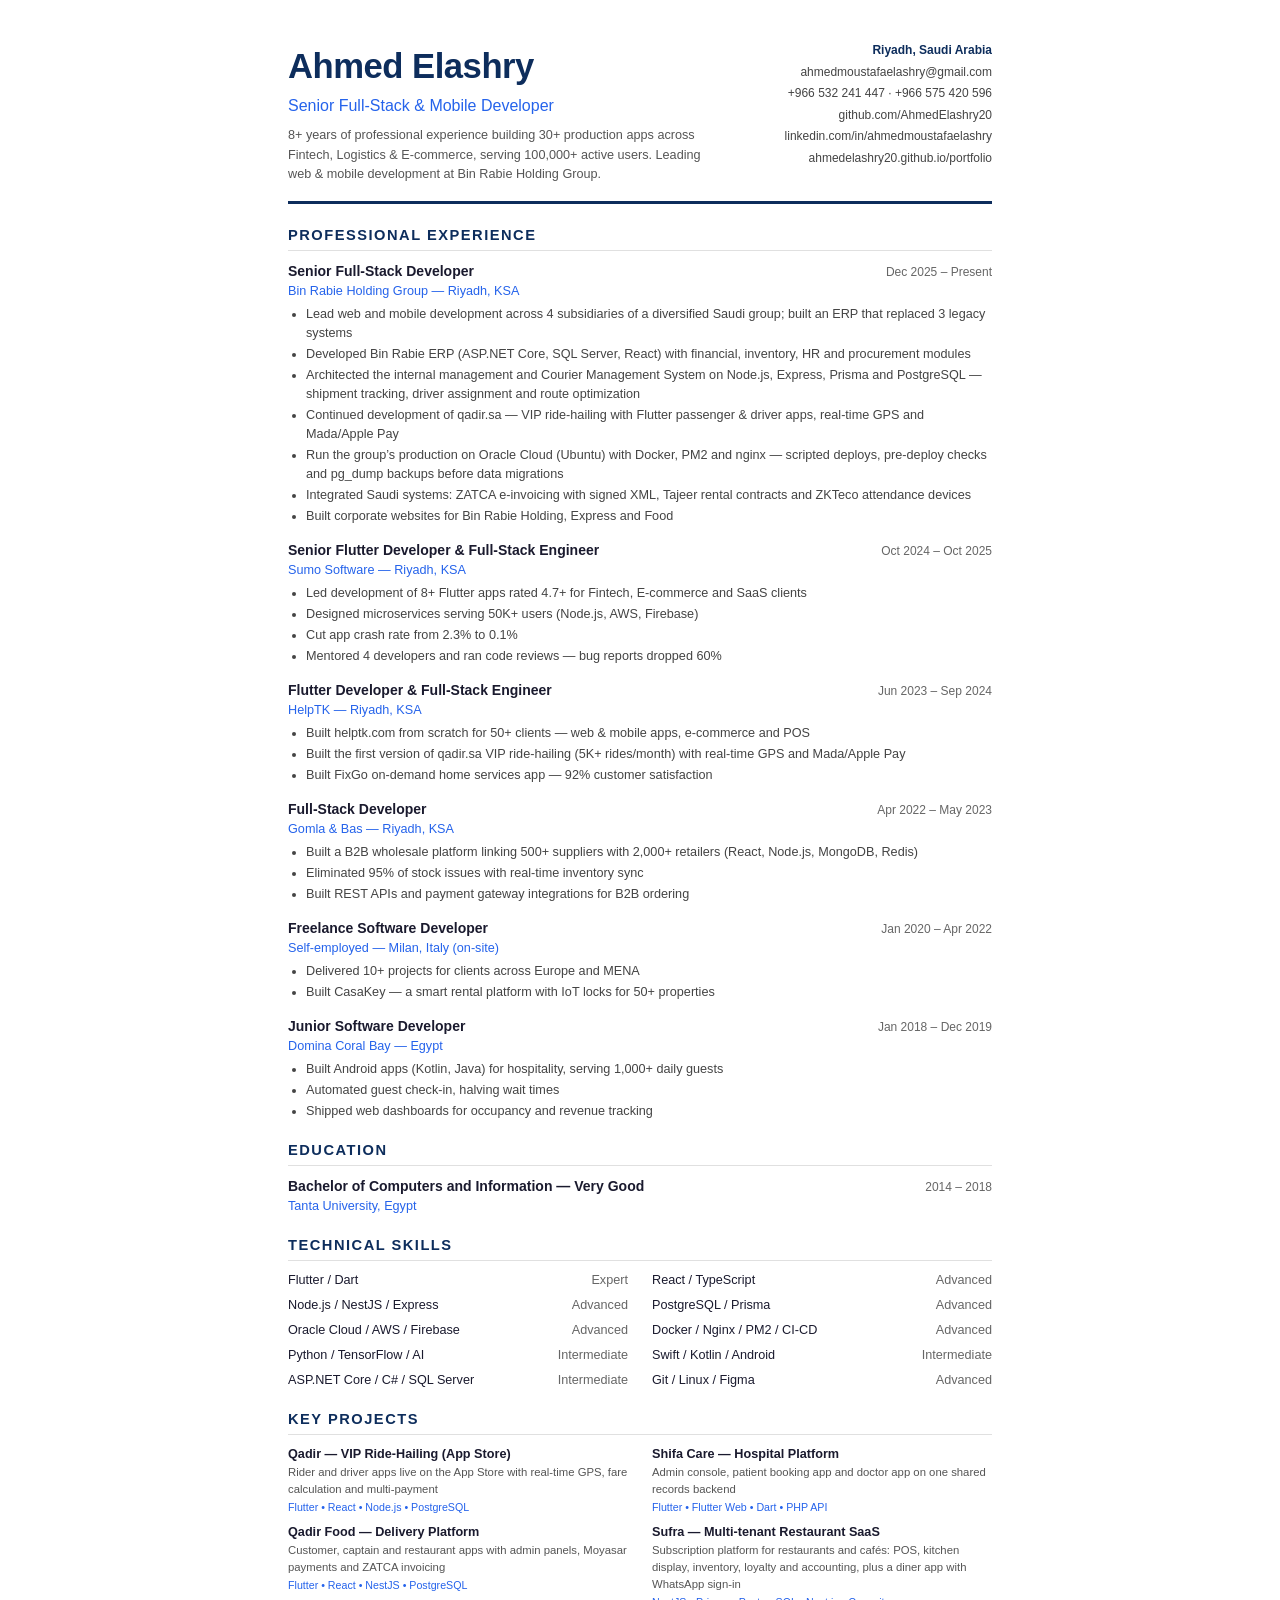
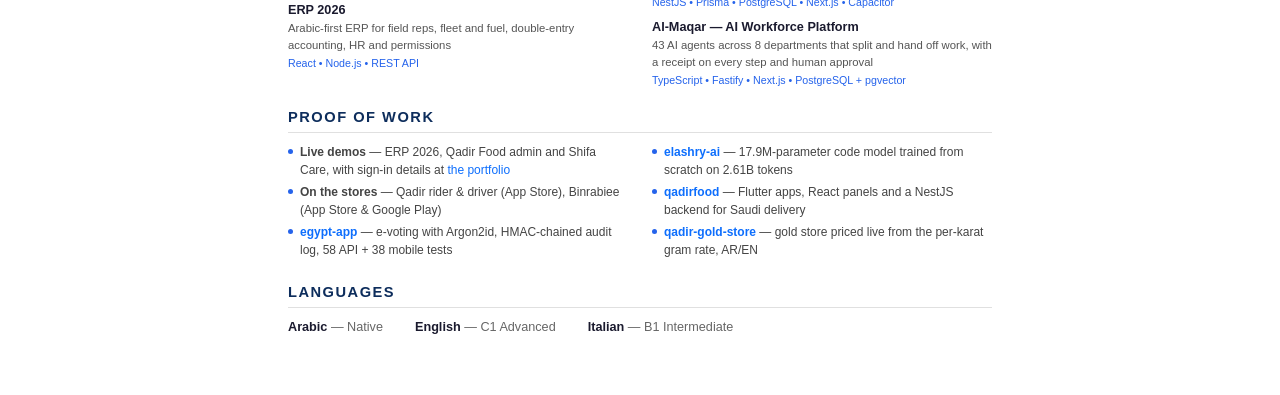
<file: Ahmed_Elashry_CV.html>
<!DOCTYPE html>
<html lang="en">
<head>
<meta charset="UTF-8"/>
<meta name="viewport" content="width=device-width, initial-scale=1.0"/>
<title>Ahmed Elashry — CV</title>
<style>
*{margin:0;padding:0;box-sizing:border-box}
@import url('https://fonts.googleapis.com/css2?family=Inter:wght@300;400;500;600;700&display=swap');
body{font-family:'Inter',sans-serif;color:#1a1a2e;background:#fff;font-size:10.5pt;line-height:1.5}
a{color:#0d6efd;text-decoration:none}
.page{max-width:800px;margin:0 auto;padding:40px 48px}

/* Header */
.header{display:flex;justify-content:space-between;align-items:flex-start;border-bottom:3px solid #0d2d5c;padding-bottom:16px;margin-bottom:20px}
.header-left h1{font-size:26pt;font-weight:700;color:#0d2d5c;letter-spacing:-0.5px}
.header-left .title{font-size:12pt;color:#2563eb;font-weight:500;margin-top:2px}
.header-left .summary{font-size:9.5pt;color:#555;margin-top:8px;max-width:420px;line-height:1.55}
.header-right{text-align:right;font-size:9pt;color:#444;line-height:1.8}
.header-right a{color:#444}
.header-right .loc{font-weight:600;color:#0d2d5c}

/* Section */
.section{margin-bottom:18px}
.section-title{font-size:11pt;font-weight:700;color:#0d2d5c;text-transform:uppercase;letter-spacing:1.5px;border-bottom:1.5px solid #e0e0e0;padding-bottom:4px;margin-bottom:10px}

/* Experience */
.exp-item{margin-bottom:14px}
.exp-header{display:flex;justify-content:space-between;align-items:baseline}
.exp-role{font-size:10.5pt;font-weight:600;color:#1a1a2e}
.exp-date{font-size:9pt;color:#666;white-space:nowrap}
.exp-company{font-size:9.5pt;color:#2563eb;font-weight:500}
.exp-desc{font-size:9.5pt;color:#444;margin-top:4px}
.exp-desc ul{padding-left:18px;margin-top:3px}
.exp-desc li{margin-bottom:2px}

/* Education */
.edu-header{display:flex;justify-content:space-between;align-items:baseline}
.edu-degree{font-weight:600;font-size:10.5pt}
.edu-date{font-size:9pt;color:#666}
.edu-school{font-size:9.5pt;color:#2563eb}

/* Skills */
.skills-grid{display:grid;grid-template-columns:1fr 1fr;gap:6px 24px}
.skill-row{display:flex;justify-content:space-between;font-size:9.5pt}
.skill-name{font-weight:500}
.skill-level{color:#666}

/* Certs */
.certs-list{columns:2;column-gap:24px;font-size:9pt;color:#444}
.certs-list .cert{break-inside:avoid;margin-bottom:4px;padding-left:12px;position:relative}
.certs-list .cert::before{content:"";position:absolute;left:0;top:6px;width:5px;height:5px;background:#2563eb;border-radius:50%}
.cert-issuer{color:#888;font-size:8.5pt}

/* Projects */
.projects-list{columns:2;column-gap:24px;font-size:9pt}
.proj{break-inside:avoid;margin-bottom:8px}
.proj-name{font-weight:600;font-size:9.5pt;color:#1a1a2e}
.proj-desc{color:#555;font-size:8.5pt}
.proj-tech{color:#2563eb;font-size:8pt;margin-top:1px}

/* Languages */
.lang-row{display:flex;gap:32px;font-size:9.5pt}
.lang-item .lang-name{font-weight:600}
.lang-item .lang-level{color:#666}

/* Print */
@media print{
  .section-title{break-after:avoid}
  .exp-item,.edu-header{break-inside:avoid}
  body{-webkit-print-color-adjust:exact;print-color-adjust:exact}
  .page{padding:20px 32px;max-width:100%}
}
</style>
</head>
<body>
<div class="page">

<!-- HEADER -->
<div class="header">
<div class="header-left">
<h1>Ahmed Elashry</h1>
<div class="title">Senior Full-Stack &amp; Mobile Developer</div>
<div class="summary">8+ years of professional experience building 30+ production apps across Fintech, Logistics &amp; E-commerce, serving 100,000+ active users. Leading web &amp; mobile development at Bin Rabie Holding Group.</div>
</div>
<div class="header-right">
<div class="loc">Riyadh, Saudi Arabia</div>
<div><a href="mailto:ahmedmoustafaelashry@gmail.com">ahmedmoustafaelashry@gmail.com</a></div>
<div><a href="tel:+966532241447">+966 532 241 447</a> · <a href="tel:+966575420596">+966 575 420 596</a></div>
<div><a href="https://github.com/AhmedElashry20">github.com/AhmedElashry20</a></div>
<div><a href="https://linkedin.com/in/ahmedmoustafaelashry">linkedin.com/in/ahmedmoustafaelashry</a></div>
<div><a href="https://ahmedelashry20.github.io/portfolio">ahmedelashry20.github.io/portfolio</a></div>
</div>
</div>

<!-- EXPERIENCE -->
<div class="section">
<div class="section-title">Professional Experience</div>

<div class="exp-item">
<div class="exp-header">
<span class="exp-role">Senior Full-Stack Developer</span>
<span class="exp-date">Dec 2025 &ndash; Present</span>
</div>
<div class="exp-company">Bin Rabie Holding Group &mdash; Riyadh, KSA</div>
<div class="exp-desc">
<ul>
<li>Lead web and mobile development across 4 subsidiaries of a diversified Saudi group; built an ERP that replaced 3 legacy systems</li>
<li>Developed Bin Rabie ERP (ASP.NET Core, SQL Server, React) with financial, inventory, HR and procurement modules</li>
<li>Architected the internal management and Courier Management System on Node.js, Express, Prisma and PostgreSQL &mdash; shipment tracking, driver assignment and route optimization</li>
<li>Continued development of qadir.sa &mdash; VIP ride-hailing with Flutter passenger &amp; driver apps, real-time GPS and Mada/Apple Pay</li>
<li>Run the group&rsquo;s production on Oracle Cloud (Ubuntu) with Docker, PM2 and nginx &mdash; scripted deploys, pre-deploy checks and pg_dump backups before data migrations</li>
<li>Integrated Saudi systems: ZATCA e-invoicing with signed XML, Tajeer rental contracts and ZKTeco attendance devices</li>
<li>Built corporate websites for Bin Rabie Holding, Express and Food</li>
</ul>
</div>
</div>

<div class="exp-item">
<div class="exp-header">
<span class="exp-role">Senior Flutter Developer &amp; Full-Stack Engineer</span>
<span class="exp-date">Oct 2024 &ndash; Oct 2025</span>
</div>
<div class="exp-company">Sumo Software &mdash; Riyadh, KSA</div>
<div class="exp-desc">
<ul>
<li>Led development of 8+ Flutter apps rated 4.7+ for Fintech, E-commerce and SaaS clients</li>
<li>Designed microservices serving 50K+ users (Node.js, AWS, Firebase)</li>
<li>Cut app crash rate from 2.3% to 0.1%</li>
<li>Mentored 4 developers and ran code reviews &mdash; bug reports dropped 60%</li>
</ul>
</div>
</div>

<div class="exp-item">
<div class="exp-header">
<span class="exp-role">Flutter Developer &amp; Full-Stack Engineer</span>
<span class="exp-date">Jun 2023 &ndash; Sep 2024</span>
</div>
<div class="exp-company">HelpTK &mdash; Riyadh, KSA</div>
<div class="exp-desc">
<ul>
<li>Built helptk.com from scratch for 50+ clients &mdash; web &amp; mobile apps, e-commerce and POS</li>
<li>Built the first version of qadir.sa VIP ride-hailing (5K+ rides/month) with real-time GPS and Mada/Apple Pay</li>
<li>Built FixGo on-demand home services app &mdash; 92% customer satisfaction</li>
</ul>
</div>
</div>

<div class="exp-item">
<div class="exp-header">
<span class="exp-role">Full-Stack Developer</span>
<span class="exp-date">Apr 2022 &ndash; May 2023</span>
</div>
<div class="exp-company">Gomla &amp; Bas &mdash; Riyadh, KSA</div>
<div class="exp-desc">
<ul>
<li>Built a B2B wholesale platform linking 500+ suppliers with 2,000+ retailers (React, Node.js, MongoDB, Redis)</li>
<li>Eliminated 95% of stock issues with real-time inventory sync</li>
<li>Built REST APIs and payment gateway integrations for B2B ordering</li>
</ul>
</div>
</div>

<div class="exp-item">
<div class="exp-header">
<span class="exp-role">Freelance Software Developer</span>
<span class="exp-date">Jan 2020 &ndash; Apr 2022</span>
</div>
<div class="exp-company">Self-employed &mdash; Milan, Italy (on-site)</div>
<div class="exp-desc">
<ul>
<li>Delivered 10+ projects for clients across Europe and MENA</li>
<li>Built CasaKey &mdash; a smart rental platform with IoT locks for 50+ properties</li>
</ul>
</div>
</div>

<div class="exp-item">
<div class="exp-header">
<span class="exp-role">Junior Software Developer</span>
<span class="exp-date">Jan 2018 &ndash; Dec 2019</span>
</div>
<div class="exp-company">Domina Coral Bay &mdash; Egypt</div>
<div class="exp-desc">
<ul>
<li>Built Android apps (Kotlin, Java) for hospitality, serving 1,000+ daily guests</li>
<li>Automated guest check-in, halving wait times</li>
<li>Shipped web dashboards for occupancy and revenue tracking</li>
</ul>
</div>
</div>
</div>

<!-- EDUCATION -->
<div class="section">
<div class="section-title">Education</div>
<div class="edu-header">
<span class="edu-degree">Bachelor of Computers and Information &mdash; Very Good</span>
<span class="edu-date">2014 &ndash; 2018</span>
</div>
<div class="edu-school">Tanta University, Egypt</div>
</div>

<!-- SKILLS -->
<div class="section">
<div class="section-title">Technical Skills</div>
<div class="skills-grid">
<div class="skill-row"><span class="skill-name">Flutter / Dart</span><span class="skill-level">Expert</span></div>
<div class="skill-row"><span class="skill-name">React / TypeScript</span><span class="skill-level">Advanced</span></div>
<div class="skill-row"><span class="skill-name">Node.js / NestJS / Express</span><span class="skill-level">Advanced</span></div>
<div class="skill-row"><span class="skill-name">PostgreSQL / Prisma</span><span class="skill-level">Advanced</span></div>
<div class="skill-row"><span class="skill-name">Oracle Cloud / AWS / Firebase</span><span class="skill-level">Advanced</span></div>
<div class="skill-row"><span class="skill-name">Docker / Nginx / PM2 / CI-CD</span><span class="skill-level">Advanced</span></div>
<div class="skill-row"><span class="skill-name">Python / TensorFlow / AI</span><span class="skill-level">Intermediate</span></div>
<div class="skill-row"><span class="skill-name">Swift / Kotlin / Android</span><span class="skill-level">Intermediate</span></div>
<div class="skill-row"><span class="skill-name">ASP.NET Core / C# / SQL Server</span><span class="skill-level">Intermediate</span></div>
<div class="skill-row"><span class="skill-name">Git / Linux / Figma</span><span class="skill-level">Advanced</span></div>
</div>
</div>

<!-- KEY PROJECTS -->
<div class="section">
<div class="section-title">Key Projects</div>
<div class="projects-list">
<div class="proj">
<div class="proj-name">Qadir — VIP Ride-Hailing (App Store)</div>
<div class="proj-desc">Rider and driver apps live on the App Store with real-time GPS, fare calculation and multi-payment</div>
<div class="proj-tech">Flutter &bull; React &bull; Node.js &bull; PostgreSQL</div>
</div>
<div class="proj">
<div class="proj-name">Qadir Food — Delivery Platform</div>
<div class="proj-desc">Customer, captain and restaurant apps with admin panels, Moyasar payments and ZATCA invoicing</div>
<div class="proj-tech">Flutter &bull; React &bull; NestJS &bull; PostgreSQL</div>
</div>
<div class="proj">
<div class="proj-name">ERP 2026</div>
<div class="proj-desc">Arabic-first ERP for field reps, fleet and fuel, double-entry accounting, HR and permissions</div>
<div class="proj-tech">React &bull; Node.js &bull; REST API</div>
</div>
<div class="proj">
<div class="proj-name">Shifa Care — Hospital Platform</div>
<div class="proj-desc">Admin console, patient booking app and doctor app on one shared records backend</div>
<div class="proj-tech">Flutter &bull; Flutter Web &bull; Dart &bull; PHP API</div>
</div>
<div class="proj">
<div class="proj-name">Sufra — Multi-tenant Restaurant SaaS</div>
<div class="proj-desc">Subscription platform for restaurants and caf&eacute;s: POS, kitchen display, inventory, loyalty and accounting, plus a diner app with WhatsApp sign-in</div>
<div class="proj-tech">NestJS &bull; Prisma &bull; PostgreSQL &bull; Next.js &bull; Capacitor</div>
</div>
<div class="proj">
<div class="proj-name">Al-Maqar — AI Workforce Platform</div>
<div class="proj-desc">43 AI agents across 8 departments that split and hand off work, with a receipt on every step and human approval</div>
<div class="proj-tech">TypeScript &bull; Fastify &bull; Next.js &bull; PostgreSQL + pgvector</div>
</div>
</div>
</div>

<!-- PROOF OF WORK -->
<div class="section">
<div class="section-title">Proof of Work</div>
<div class="certs-list">
<div class="cert"><b>Live demos</b> &mdash; ERP 2026, Qadir Food admin and Shifa Care, with sign-in details at <a href="https://ahmedelashry20.github.io/portfolio/#access">the portfolio</a></div>
<div class="cert"><b>On the stores</b> &mdash; Qadir rider &amp; driver (App Store), Binrabiee (App Store &amp; Google Play)</div>
<div class="cert"><a href="https://github.com/AhmedElashry20/egypt-app"><b>egypt-app</b></a> &mdash; e-voting with Argon2id, HMAC-chained audit log, 58 API + 38 mobile tests</div>
<div class="cert"><a href="https://github.com/AhmedElashry20/elashry-ai"><b>elashry-ai</b></a> &mdash; 17.9M-parameter code model trained from scratch on 2.61B tokens</div>
<div class="cert"><a href="https://github.com/AhmedElashry20/qadirfood"><b>qadirfood</b></a> &mdash; Flutter apps, React panels and a NestJS backend for Saudi delivery</div>
<div class="cert"><a href="https://github.com/AhmedElashry20/qadir-gold-store"><b>qadir-gold-store</b></a> &mdash; gold store priced live from the per-karat gram rate, AR/EN</div>
</div>
</div>

<!-- LANGUAGES -->
<div class="section">
<div class="section-title">Languages</div>
<div class="lang-row">
<div class="lang-item"><span class="lang-name">Arabic</span> <span class="lang-level">&mdash; Native</span></div>
<div class="lang-item"><span class="lang-name">English</span> <span class="lang-level">&mdash; C1 Advanced</span></div>
<div class="lang-item"><span class="lang-name">Italian</span> <span class="lang-level">&mdash; B1 Intermediate</span></div>
</div>
</div>

</div>
</body>
</html>
</file>
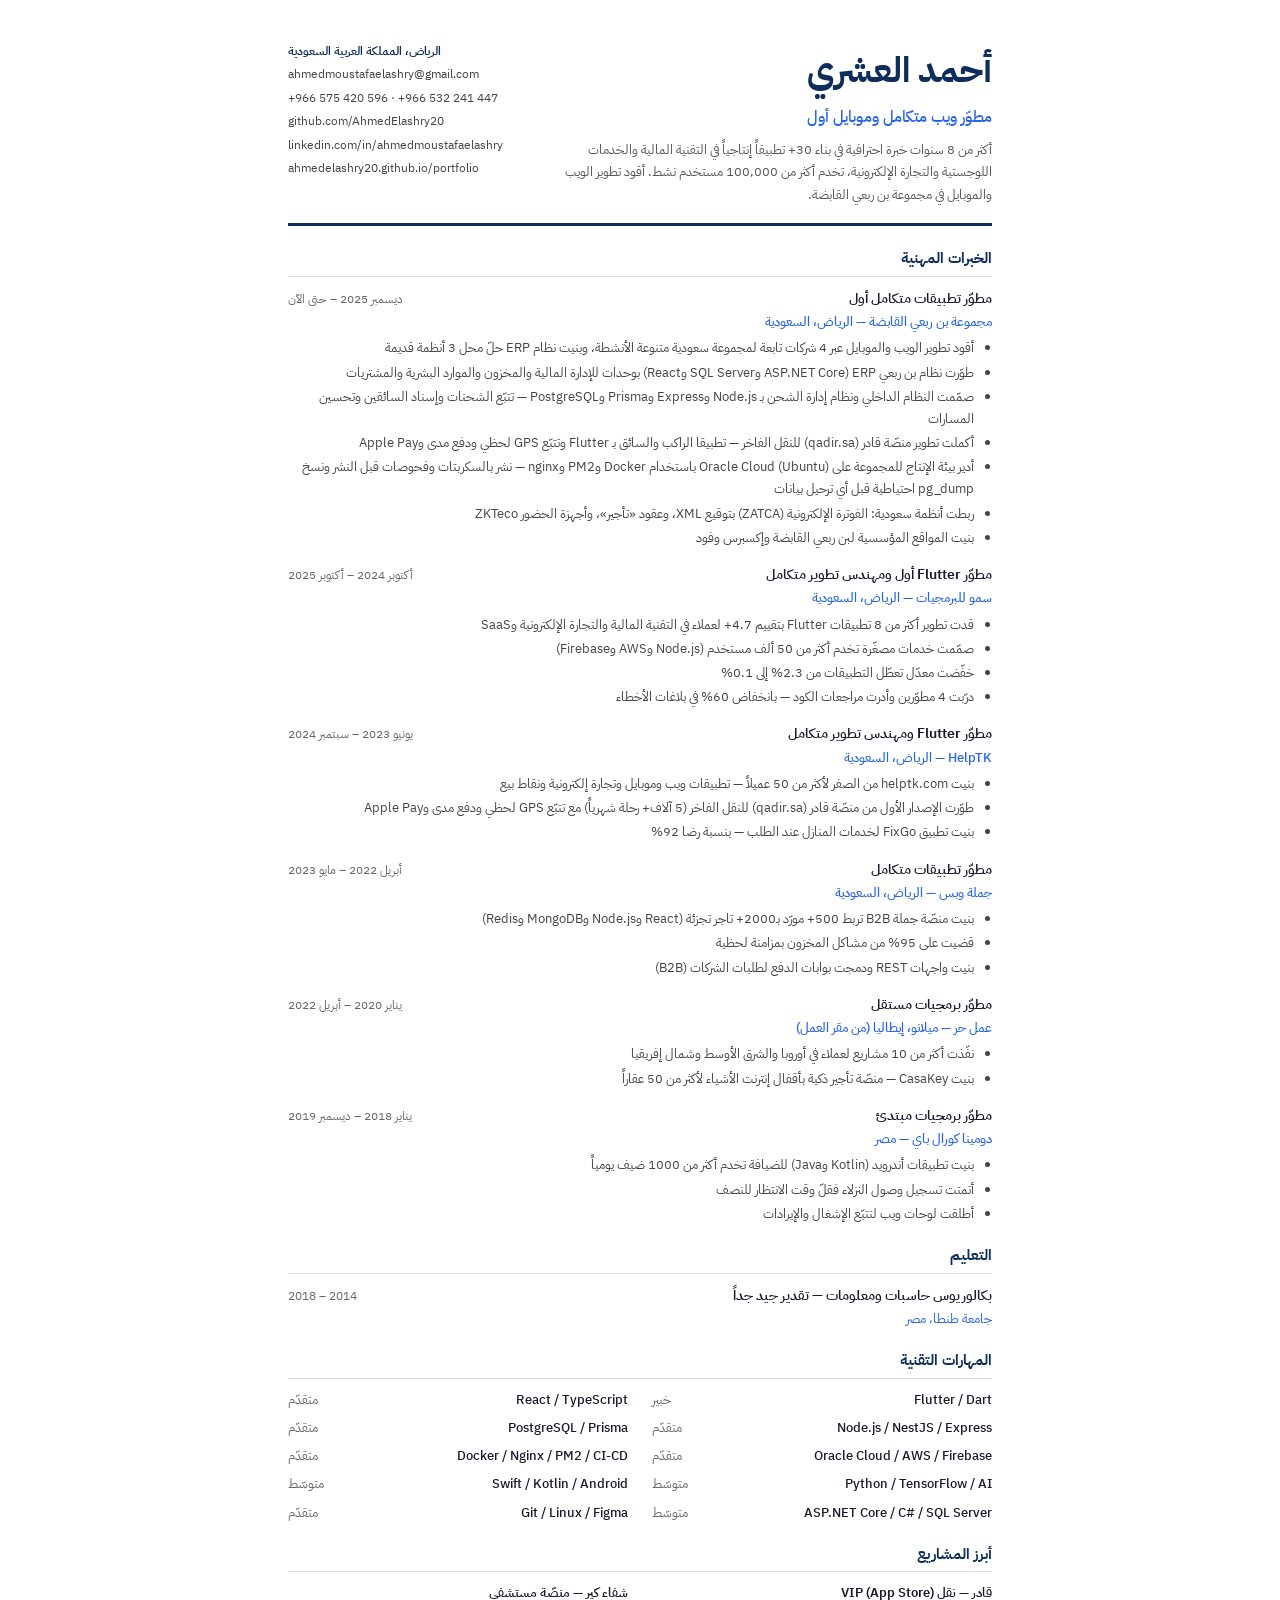
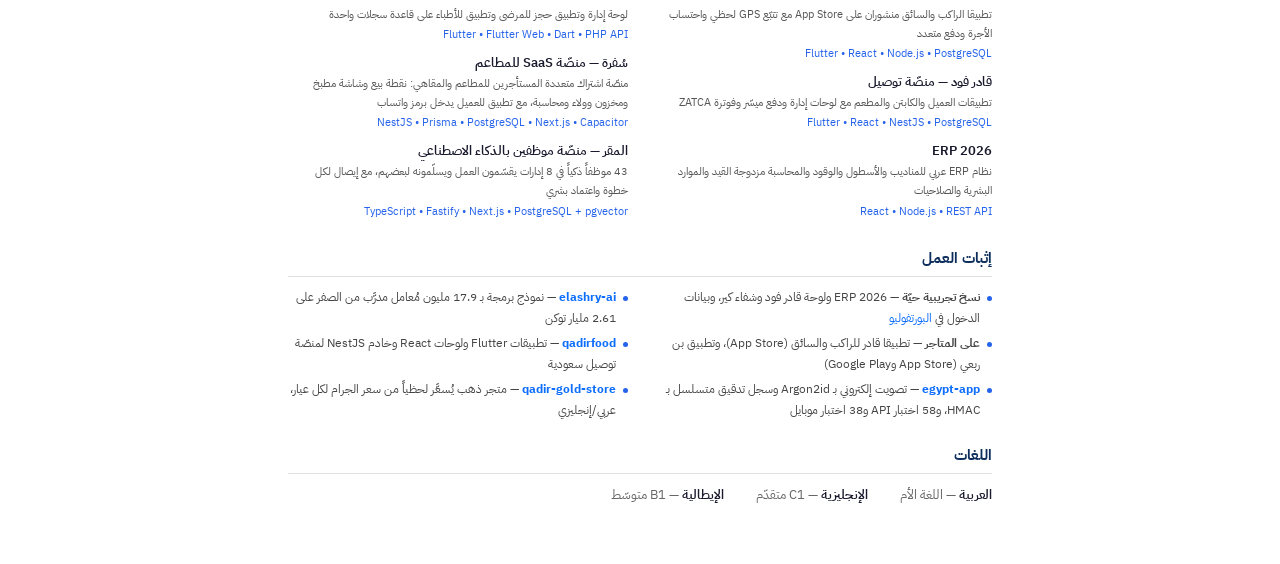
<file: Ahmed_Elashry_CV_AR.html>
<!DOCTYPE html>
<html lang="ar" dir="rtl">
<head>
<meta charset="UTF-8"/>
<meta name="viewport" content="width=device-width, initial-scale=1.0"/>
<title>أحمد العشري — السيرة الذاتية</title>
<link rel="preconnect" href="https://fonts.googleapis.com"/>
<link rel="preconnect" href="https://fonts.gstatic.com" crossorigin/>
<link href="https://fonts.googleapis.com/css2?family=IBM+Plex+Sans+Arabic:wght@300;400;500;600;700&display=swap" rel="stylesheet"/>
<style>
*{margin:0;padding:0;box-sizing:border-box}
body{font-family:'IBM Plex Sans Arabic',system-ui,sans-serif;color:#1a1a2e;background:#fff;font-size:10.5pt;line-height:1.75}
a{color:#0d6efd;text-decoration:none}
.ltr{direction:ltr;unicode-bidi:isolate;display:inline-block}
.page{max-width:800px;margin:0 auto;padding:40px 48px}

/* Header */
.header{display:flex;justify-content:space-between;align-items:flex-start;border-bottom:3px solid #0d2d5c;padding-bottom:16px;margin-bottom:20px}
.header-left h1{font-size:26pt;font-weight:700;color:#0d2d5c}
.header-left .title{font-size:12pt;color:#2563eb;font-weight:500;margin-top:2px}
.header-left .summary{font-size:9.5pt;color:#555;margin-top:8px;max-width:430px;line-height:1.8}
.header-right{text-align:left;font-size:9pt;color:#444;line-height:1.95}
.header-right a{color:#444}
.header-right .loc{font-weight:600;color:#0d2d5c}

/* Section */
.section{margin-bottom:18px}
.section-title{font-size:11pt;font-weight:700;color:#0d2d5c;border-bottom:1.5px solid #e0e0e0;padding-bottom:4px;margin-bottom:10px}

/* Experience */
.exp-item{margin-bottom:14px}
.exp-header{display:flex;justify-content:space-between;align-items:baseline;gap:14px}
.exp-role{font-size:10.5pt;font-weight:600;color:#1a1a2e}
.exp-date{font-size:9pt;color:#666;white-space:nowrap}
.exp-company{font-size:9.5pt;color:#2563eb;font-weight:500}
.exp-desc{font-size:9.5pt;color:#444;margin-top:4px}
.exp-desc ul{padding-right:18px;padding-left:0;margin-top:3px}
.exp-desc li{margin-bottom:2px}

/* Education */
.edu-header{display:flex;justify-content:space-between;align-items:baseline}
.edu-degree{font-weight:600;font-size:10.5pt}
.edu-date{font-size:9pt;color:#666}
.edu-school{font-size:9.5pt;color:#2563eb}

/* Skills */
.skills-grid{display:grid;grid-template-columns:1fr 1fr;gap:6px 24px}
.skill-row{display:flex;justify-content:space-between;font-size:9.5pt;gap:10px}
.skill-name{font-weight:500}
.skill-level{color:#666;white-space:nowrap}

/* Certs */
.certs-list{columns:2;column-gap:24px;font-size:9pt;color:#444}
.certs-list .cert{break-inside:avoid;margin-bottom:4px;padding-right:12px;padding-left:0;position:relative}
.certs-list .cert::before{content:"";position:absolute;right:0;left:auto;top:9px;width:5px;height:5px;background:#2563eb;border-radius:50%}
.cert-issuer{color:#888;font-size:8.5pt}

/* Projects */
.projects-list{columns:2;column-gap:24px;font-size:9pt}
.proj{break-inside:avoid;margin-bottom:8px}
.proj-name{font-weight:600;font-size:9.5pt;color:#1a1a2e}
.proj-desc{color:#555;font-size:8.5pt;line-height:1.7}
.proj-tech{color:#2563eb;font-size:8pt;margin-top:1px}

/* Languages */
.lang-row{display:flex;gap:32px;font-size:9.5pt;flex-wrap:wrap}
.lang-item .lang-name{font-weight:600}
.lang-item .lang-level{color:#666}

@media print{
  .section-title{break-after:avoid}
  .exp-item,.edu-header{break-inside:avoid}
  body{-webkit-print-color-adjust:exact;print-color-adjust:exact}
  .page{padding:20px 32px;max-width:100%}
}
</style>
</head>
<body>
<div class="page">

<!-- الترويسة -->
<div class="header">
<div class="header-left">
<h1>أحمد العشري</h1>
<div class="title">مطوّر ويب متكامل وموبايل أول</div>
<div class="summary">أكثر من 8 سنوات خبرة احترافية في بناء 30+ تطبيقاً إنتاجياً في التقنية المالية والخدمات اللوجستية والتجارة الإلكترونية، تخدم أكثر من 100,000 مستخدم نشط. أقود تطوير الويب والموبايل في مجموعة بن ربعي القابضة.</div>
</div>
<div class="header-right">
<div class="loc">الرياض، المملكة العربية السعودية</div>
<div><a class="ltr" href="mailto:ahmedmoustafaelashry@gmail.com">ahmedmoustafaelashry@gmail.com</a></div>
<div><a class="ltr" href="tel:+966532241447">+966 532 241 447</a> · <a class="ltr" href="tel:+966575420596">+966 575 420 596</a></div>
<div><a class="ltr" href="https://github.com/AhmedElashry20">github.com/AhmedElashry20</a></div>
<div><a class="ltr" href="https://linkedin.com/in/ahmedmoustafaelashry">linkedin.com/in/ahmedmoustafaelashry</a></div>
<div><a class="ltr" href="https://ahmedelashry20.github.io/portfolio">ahmedelashry20.github.io/portfolio</a></div>
</div>
</div>

<!-- الخبرات -->
<div class="section">
<div class="section-title">الخبرات المهنية</div>

<div class="exp-item">
<div class="exp-header">
<div class="exp-role">مطوّر تطبيقات متكامل أول</div>
<div class="exp-date">ديسمبر 2025 – حتى الآن</div>
</div>
<div class="exp-company">مجموعة بن ربعي القابضة — الرياض، السعودية</div>
<div class="exp-desc"><ul>
<li>أقود تطوير الويب والموبايل عبر 4 شركات تابعة لمجموعة سعودية متنوعة الأنشطة، وبنيت نظام ERP حلّ محل 3 أنظمة قديمة</li>
<li>طوّرت نظام بن ربعي ERP (ASP.NET Core وSQL Server وReact) بوحدات للإدارة المالية والمخزون والموارد البشرية والمشتريات</li>
<li>صمّمت النظام الداخلي ونظام إدارة الشحن بـ Node.js وExpress وPrisma وPostgreSQL — تتبّع الشحنات وإسناد السائقين وتحسين المسارات</li>
<li>أكملت تطوير منصّة قادر (qadir.sa) للنقل الفاخر — تطبيقا الراكب والسائق بـ Flutter وتتبّع GPS لحظي ودفع مدى وApple Pay</li>
<li>أدير بيئة الإنتاج للمجموعة على Oracle Cloud (Ubuntu) باستخدام Docker وPM2 وnginx — نشر بالسكربتات وفحوصات قبل النشر ونسخ pg_dump احتياطية قبل أي ترحيل بيانات</li>
<li>ربطت أنظمة سعودية: الفوترة الإلكترونية (ZATCA) بتوقيع XML، وعقود «تأجير»، وأجهزة الحضور ZKTeco</li>
<li>بنيت المواقع المؤسسية لبن ربعي القابضة وإكسبرس وفود</li>
</ul></div>
</div>

<div class="exp-item">
<div class="exp-header">
<div class="exp-role">مطوّر Flutter أول ومهندس تطوير متكامل</div>
<div class="exp-date">أكتوبر 2024 – أكتوبر 2025</div>
</div>
<div class="exp-company">سمو للبرمجيات — الرياض، السعودية</div>
<div class="exp-desc"><ul>
<li>قدت تطوير أكثر من 8 تطبيقات Flutter بتقييم 4.7+ لعملاء في التقنية المالية والتجارة الإلكترونية وSaaS</li>
<li>صمّمت خدمات مصغّرة تخدم أكثر من 50 ألف مستخدم (Node.js وAWS وFirebase)</li>
<li>خفّضت معدّل تعطّل التطبيقات من 2.3% إلى 0.1%</li>
<li>درّبت 4 مطوّرين وأدرت مراجعات الكود — بانخفاض 60% في بلاغات الأخطاء</li>
</ul></div>
</div>

<div class="exp-item">
<div class="exp-header">
<div class="exp-role">مطوّر Flutter ومهندس تطوير متكامل</div>
<div class="exp-date">يونيو 2023 – سبتمبر 2024</div>
</div>
<div class="exp-company">HelpTK — الرياض، السعودية</div>
<div class="exp-desc"><ul>
<li>بنيت helptk.com من الصفر لأكثر من 50 عميلاً — تطبيقات ويب وموبايل وتجارة إلكترونية ونقاط بيع</li>
<li>طوّرت الإصدار الأول من منصّة قادر (qadir.sa) للنقل الفاخر (5 آلاف+ رحلة شهرياً) مع تتبّع GPS لحظي ودفع مدى وApple Pay</li>
<li>بنيت تطبيق FixGo لخدمات المنازل عند الطلب — بنسبة رضا 92%</li>
</ul></div>
</div>

<div class="exp-item">
<div class="exp-header">
<div class="exp-role">مطوّر تطبيقات متكامل</div>
<div class="exp-date">أبريل 2022 – مايو 2023</div>
</div>
<div class="exp-company">جملة وبس — الرياض، السعودية</div>
<div class="exp-desc"><ul>
<li>بنيت منصّة جملة B2B تربط 500+ مورّد بـ2000+ تاجر تجزئة (React وNode.js وMongoDB وRedis)</li>
<li>قضيت على 95% من مشاكل المخزون بمزامنة لحظية</li>
<li>بنيت واجهات REST ودمجت بوابات الدفع لطلبات الشركات (B2B)</li>
</ul></div>
</div>

<div class="exp-item">
<div class="exp-header">
<div class="exp-role">مطوّر برمجيات مستقل</div>
<div class="exp-date">يناير 2020 – أبريل 2022</div>
</div>
<div class="exp-company">عمل حر — ميلانو، إيطاليا (من مقر العمل)</div>
<div class="exp-desc"><ul>
<li>نفّذت أكثر من 10 مشاريع لعملاء في أوروبا والشرق الأوسط وشمال إفريقيا</li>
<li>بنيت CasaKey — منصّة تأجير ذكية بأقفال إنترنت الأشياء لأكثر من 50 عقاراً</li>
</ul></div>
</div>

<div class="exp-item">
<div class="exp-header">
<div class="exp-role">مطوّر برمجيات مبتدئ</div>
<div class="exp-date">يناير 2018 – ديسمبر 2019</div>
</div>
<div class="exp-company">دومينا كورال باي — مصر</div>
<div class="exp-desc"><ul>
<li>بنيت تطبيقات أندرويد (Kotlin وJava) للضيافة تخدم أكثر من 1000 ضيف يومياً</li>
<li>أتمتت تسجيل وصول النزلاء فقلّ وقت الانتظار للنصف</li>
<li>أطلقت لوحات ويب لتتبّع الإشغال والإيرادات</li>
</ul></div>
</div>
</div>

<!-- التعليم -->
<div class="section">
<div class="section-title">التعليم</div>
<div class="edu-header">
<div class="edu-degree">بكالوريوس حاسبات ومعلومات — تقدير جيد جداً</div>
<div class="edu-date">2014 – 2018</div>
</div>
<div class="edu-school">جامعة طنطا، مصر</div>
</div>

<!-- المهارات -->
<div class="section">
<div class="section-title">المهارات التقنية</div>
<div class="skills-grid">
<div class="skill-row"><span class="skill-name">Flutter / Dart</span><span class="skill-level">خبير</span></div>
<div class="skill-row"><span class="skill-name">React / TypeScript</span><span class="skill-level">متقدّم</span></div>
<div class="skill-row"><span class="skill-name">Node.js / NestJS / Express</span><span class="skill-level">متقدّم</span></div>
<div class="skill-row"><span class="skill-name">PostgreSQL / Prisma</span><span class="skill-level">متقدّم</span></div>
<div class="skill-row"><span class="skill-name">Oracle Cloud / AWS / Firebase</span><span class="skill-level">متقدّم</span></div>
<div class="skill-row"><span class="skill-name">Docker / Nginx / PM2 / CI-CD</span><span class="skill-level">متقدّم</span></div>
<div class="skill-row"><span class="skill-name">Python / TensorFlow / AI</span><span class="skill-level">متوسّط</span></div>
<div class="skill-row"><span class="skill-name">Swift / Kotlin / Android</span><span class="skill-level">متوسّط</span></div>
<div class="skill-row"><span class="skill-name">ASP.NET Core / C# / SQL Server</span><span class="skill-level">متوسّط</span></div>
<div class="skill-row"><span class="skill-name">Git / Linux / Figma</span><span class="skill-level">متقدّم</span></div>
</div>
</div>

<!-- المشاريع -->
<div class="section">
<div class="section-title">أبرز المشاريع</div>
<div class="projects-list">
<div class="proj"><div class="proj-name">قادر — نقل VIP (App Store)</div><div class="proj-desc">تطبيقا الراكب والسائق منشوران على App Store مع تتبّع GPS لحظي واحتساب الأجرة ودفع متعدد</div><div class="proj-tech">Flutter • React • Node.js • PostgreSQL</div></div>
<div class="proj"><div class="proj-name">قادر فود — منصّة توصيل</div><div class="proj-desc">تطبيقات العميل والكابتن والمطعم مع لوحات إدارة ودفع ميسّر وفوترة ZATCA</div><div class="proj-tech">Flutter • React • NestJS • PostgreSQL</div></div>
<div class="proj"><div class="proj-name">ERP 2026</div><div class="proj-desc">نظام ERP عربي للمناديب والأسطول والوقود والمحاسبة مزدوجة القيد والموارد البشرية والصلاحيات</div><div class="proj-tech">React • Node.js • REST API</div></div>
<div class="proj"><div class="proj-name">شفاء كير — منصّة مستشفى</div><div class="proj-desc">لوحة إدارة وتطبيق حجز للمرضى وتطبيق للأطباء على قاعدة سجلات واحدة</div><div class="proj-tech">Flutter • Flutter Web • Dart • PHP API</div></div>
<div class="proj"><div class="proj-name">سُفرة — منصّة SaaS للمطاعم</div><div class="proj-desc">منصّة اشتراك متعددة المستأجرين للمطاعم والمقاهي: نقطة بيع وشاشة مطبخ ومخزون وولاء ومحاسبة، مع تطبيق للعميل يدخل برمز واتساب</div><div class="proj-tech">NestJS • Prisma • PostgreSQL • Next.js • Capacitor</div></div>
<div class="proj"><div class="proj-name">المقر — منصّة موظفين بالذكاء الاصطناعي</div><div class="proj-desc">43 موظفاً ذكياً في 8 إدارات يقسّمون العمل ويسلّمونه لبعضهم، مع إيصال لكل خطوة واعتماد بشري</div><div class="proj-tech">TypeScript • Fastify • Next.js • PostgreSQL + pgvector</div></div>
</div>
</div>

<!-- إثبات العمل -->
<div class="section">
<div class="section-title">إثبات العمل</div>
<div class="certs-list">
<div class="cert"><b>نسخ تجريبية حيّة</b> — ERP 2026 ولوحة قادر فود وشفاء كير، وبيانات الدخول في <a href="https://ahmedelashry20.github.io/portfolio/#access">البورتفوليو</a></div>
<div class="cert"><b>على المتاجر</b> — تطبيقا قادر للراكب والسائق (App Store)، وتطبيق بن ربعي (App Store وGoogle Play)</div>
<div class="cert"><a class="ltr" href="https://github.com/AhmedElashry20/egypt-app"><b>egypt-app</b></a> — تصويت إلكتروني بـ Argon2id وسجل تدقيق متسلسل بـ HMAC، و58 اختبار API و38 اختبار موبايل</div>
<div class="cert"><a class="ltr" href="https://github.com/AhmedElashry20/elashry-ai"><b>elashry-ai</b></a> — نموذج برمجة بـ 17.9 مليون مُعامل مدرَّب من الصفر على 2.61 مليار توكن</div>
<div class="cert"><a class="ltr" href="https://github.com/AhmedElashry20/qadirfood"><b>qadirfood</b></a> — تطبيقات Flutter ولوحات React وخادم NestJS لمنصّة توصيل سعودية</div>
<div class="cert"><a class="ltr" href="https://github.com/AhmedElashry20/qadir-gold-store"><b>qadir-gold-store</b></a> — متجر ذهب يُسعَّر لحظياً من سعر الجرام لكل عيار، عربي/إنجليزي</div>
</div>
</div>

<!-- اللغات -->
<div class="section">
<div class="section-title">اللغات</div>
<div class="lang-row">
<div class="lang-item"><span class="lang-name">العربية</span> <span class="lang-level">— اللغة الأم</span></div>
<div class="lang-item"><span class="lang-name">الإنجليزية</span> <span class="lang-level">— C1 متقدّم</span></div>
<div class="lang-item"><span class="lang-name">الإيطالية</span> <span class="lang-level">— B1 متوسّط</span></div>
</div>
</div>

</div>
</body>
</html>
</file>
